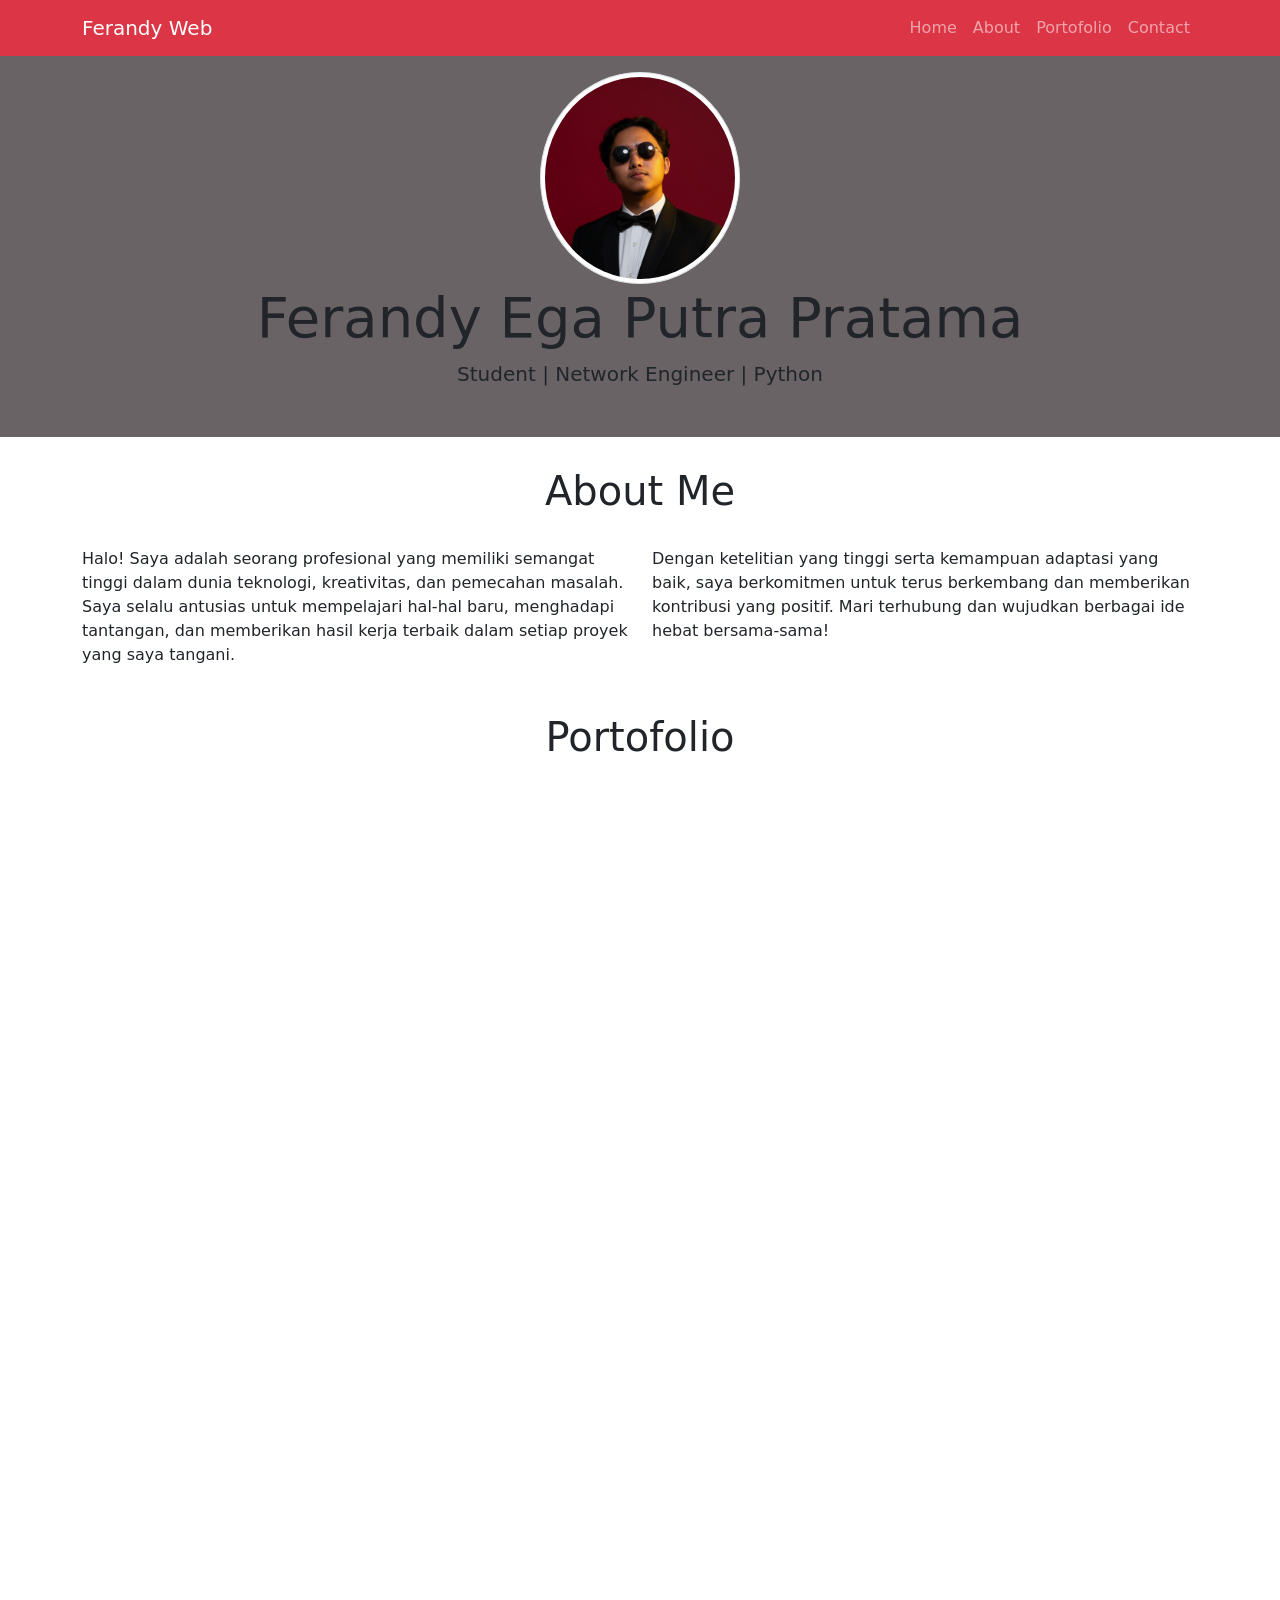
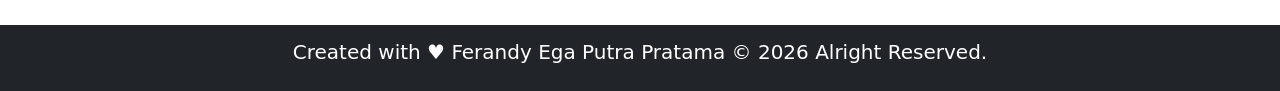
<file: docs/index.html>
<!DOCTYPE html>
<html><head>
<meta http-equiv="content-type" content="text/html; charset=UTF-8">
	<title>
		Web Profil Ferandy
	</title>
	<!-- css bootstrap dan bootstrap js -->
	<link href="https://cdn.jsdelivr.net/npm/bootstrap@5.3.8/dist/css/bootstrap.min.css" rel="stylesheet" integrity="sha384-sRIl4kxILFvY47J16cr9ZwB07vP4J8+LH7qKQnuqkuIAvNWLzeN8tE5YBujZqJLB" crossorigin="anonymous">
    <script src="https://cdn.jsdelivr.net/npm/bootstrap@5.3.8/dist/js/bootstrap.bundle.min.js" integrity="sha384-FKyoEForCGlyvwx9Hj09JcYn3nv7wiPVlz7YYwJrWVcXK/BmnVDxM+D2scQbITxI" crossorigin="anonymous"></script>

	<!-- css animasi -->
	<link href="https://unpkg.com/aos@2.3.1/dist/aos.css" rel="stylesheet">
	<!-- css animasi -->

	<!-- untuk style.css -->
	<link rel="stylesheet" type="text/css" href="css/style.css">
	<!-- untuk style.css -->
</head>
<body data-aos-easing="ease" data-aos-duration="400" data-aos-delay="0">

<!-- navbar -->
<nav class="navbar navbar-expand-lg bg-danger navbar-dark fixed-top">
  <div class="container">
    <a class="navbar-brand" href="#">Ferandy Web</a>
    <button class="navbar-toggler" type="button" data-bs-toggle="collapse" data-bs-target="#navbarNav" aria-controls="navbarNav" aria-expanded="false" aria-label="Toggle navigation">
      <span class="navbar-toggler-icon"></span>
    </button>
    <div class="collapse navbar-collapse" id="navbarNav">
    <!-- pindah menu ke kanan -->
      <ul class="navbar-nav ms-auto">
        <li class="nav-item">
          <a class="nav-link" href="#">Home</a>
        </li>
        <li class="nav-item">
          <a class="nav-link" href="#about">About</a>
        </li>
        <li class="nav-item">
          <a class="nav-link" href="#portofolio">Portofolio</a>
        </li>
        <li class="nav-item">
          <a class="nav-link" href="#contact">Contact</a>
        </li>
      </ul>
    </div>
  </div>
</nav>
<!-- navbar -->
  
<section class="fufufafa text-center">
	<img src="img/profile.png" width="200" class="rounded-circle img-thumbnail">
	<h1 class="display-4">Ferandy Ega Putra Pratama</h1>
	<p class="lead">Student | Network Engineer | Python</p>
</section>

<!-- about -->
<section id="about">
	<div class="container">

		<div class="row text-center mb-4">
			<div class="col aos-init" data-aos="fade-up" data-aos-anchor-placement="center-bottom" data-aos-duration="1000">
				<h2 class="display-6">About Me</h2>
			</div>
		</div>

		<div class="row">
			<div class="col aos-init" data-aos="fade-up" data-aos-duration="2000">
				<p>
					Halo! Saya adalah seorang profesional yang memiliki semangat tinggi dalam dunia teknologi, kreativitas, dan pemecahan masalah. Saya selalu antusias untuk mempelajari hal-hal baru, menghadapi tantangan, dan memberikan hasil kerja terbaik dalam setiap proyek yang saya tangani.
				</p>
			</div>
			<div class="col aos-init" data-aos="fade-up" data-aos-duration="2000">
				<p>
					Dengan ketelitian yang tinggi serta kemampuan adaptasi yang baik, saya berkomitmen untuk terus berkembang dan memberikan kontribusi yang positif. Mari terhubung dan wujudkan berbagai ide hebat bersama-sama!
				</p>
			</div>
		</div>


	</div>
</section>
<!-- about -->

<!-- portofolio -->
<section id="portofolio">
	<div class="container">

		<div class="row text-center mb-4">
			<div class="col aos-init" data-aos="fade-up" data-aos-duration="3000">
				<h2 class="display-6">Portofolio</h2>
			</div>
		</div>

		<div class="row mb-2 text-center">
			<div class="col aos-init" data-aos="fade-up" data-aos-duration="2000">
				<img src="img/aws.jpg" class="img-thumbnail">
			</div>
			<div class="col aos-init" data-aos="fade-up" data-aos-duration="2000">
				<img src="img/CSS.jpg" class="img-thumbnail">
            </div>
			<div class="col aos-init" data-aos="fade-up" data-aos-duration="2000">
				<img src="img/mikrotik.jpeg" class="img-thumbnail">
			</div>
			<div class="col aos-init" data-aos="fade-up" data-aos-duration="2000">
				<img src="img/Python.jpg" class="img-thumbnail">
			</div>
		</div>

		

	</div>
</section>
<!-- portofolio -->

<!-- contact -->
<section id="contact">
	<div class="container">
		<div class="row text-center mb-4">
			<div class="col aos-init" data-aos="flip-up" data-aos-duration="3000">				
				<h2 class="display-6">Contact</h2>
			</div>
		</div>

		<div class="row">
			<div class="col aos-init" data-aos="zoom-in" data-aos-duration="3000">
				<form>

				  <div class="mb-3">
				    <label for="exampleInputEmail1" class="form-label">Email address</label>
				    <input type="email" class="form-control" id="exampleInputEmail1" aria-describedby="emailHelp">
				  </div>

				  <div class="mb-3">
				    <label for="exampleInputName" class="form-label">Name</label>
				    <input type="text" class="form-control" id="exampleInputName">
				  </div>

				  <div class="mb-3">
				    <label for="exampleInputGender" class="form-label">Gender</label>
				    <select class="form-select" aria-label="Default select example">
					  <option value="L" selected="selected">Male</option>
					  <option value="P">Female</option>
					</select>
				  </div>

				  <div class="mb-3">
				    <label for="exampleInputAddress" class="form-label">Address</label>
				    <textarea class="form-control" rows="4"></textarea>
				  </div>
				  
				  <button type="submit" class="btn btn-primary btn-lg">Submit</button> 
				  <button type="button" class="btn btn-danger btn-lg">Reset</button>
				</form>
			</div>
		</div>

	</div>
</section>
<!-- contact -->

<!-- footer -->
<footer class="footer bg-dark mt-5 p-2">
	<p class="lead text-white text-center mt-1">
		Created with ♥ Ferandy Ega Putra Pratama © 2026 Alright Reserved.
	</p>
</footer>
<!-- footer -->


	<!-- js animasi -->
	<script src="https://unpkg.com/aos@2.3.1/dist/aos.js"></script>
	<script>
	  AOS.init();
	</script>	
	<!-- js animasi -->

</body></html>
</file>
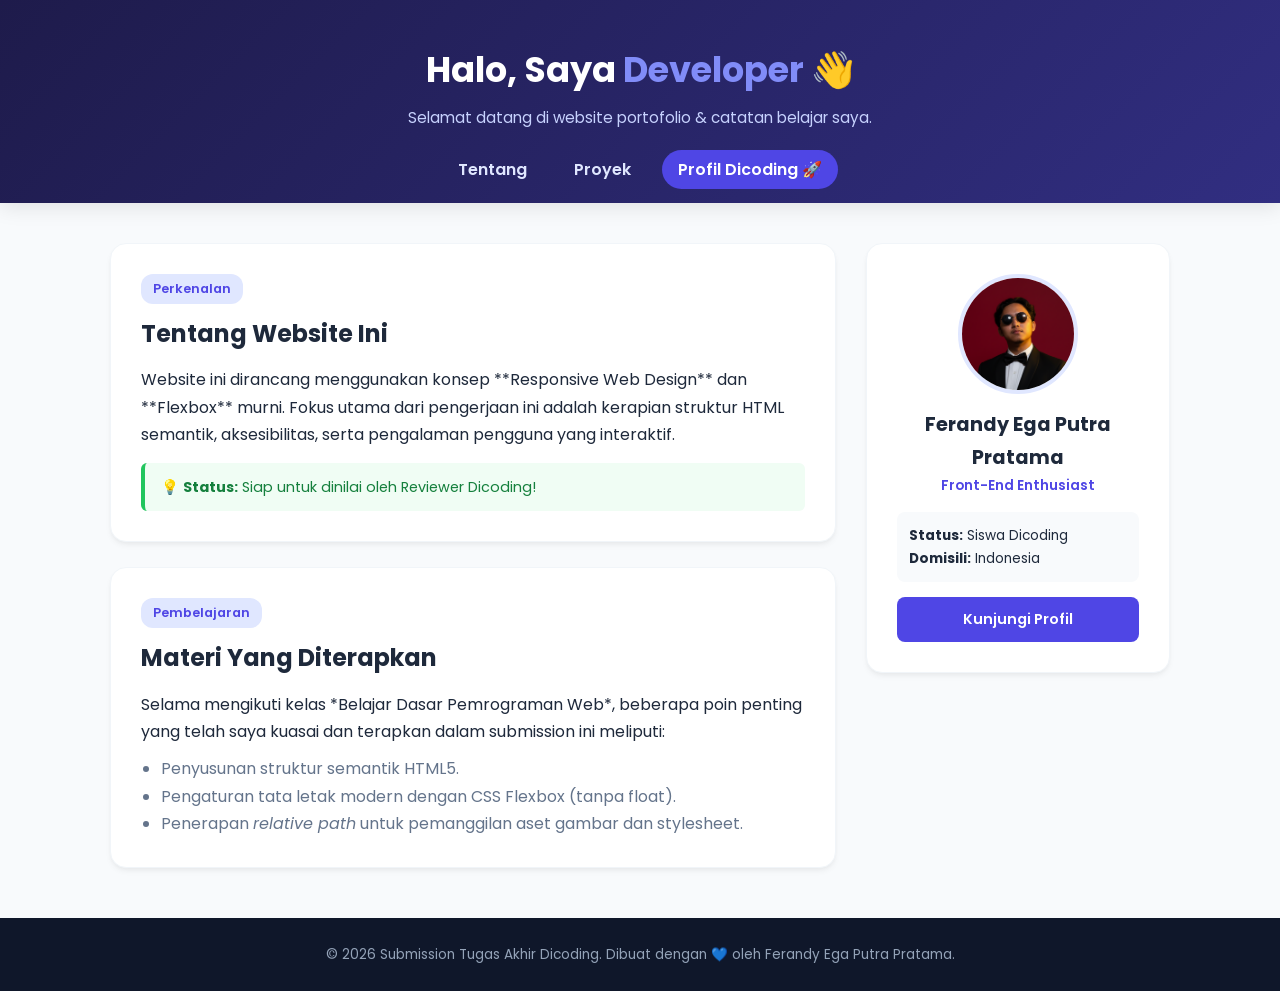
<file: Tugas2/index.html>
<!DOCTYPE html>
<html lang="id">
<head>
    <meta charset="UTF-8">
    <meta name="viewport" content="width=device-width, initial-scale=1.0">
    <title>Portofolio Interaktif - Submission Dicoding</title>
    <!-- Import Google Font & Style CSS -->
    <link rel="preconnect" href="https://fonts.googleapis.com">
    <link rel="preconnect" href="https://fonts.gstatic.com" crossorigin>
    <link href="https://fonts.googleapis.com/css2?family=Poppins:wght@300;400;600;700&display=swap" rel="stylesheet">
    <link rel="stylesheet" href="styles/style.css">
</head>
<body>

    <!-- Header & Navigasi -->
    <header>
        <div class="header-content">
            <h1>Halo, Saya <span class="highlight">Developer</span> 👋</h1>
            <p>Selamat datang di website portofolio & catatan belajar saya.</p>
        </div>
        <nav>
            <ul>
                <li><a href="#tentang" class="nav-link">Tentang</a></li>
                <li><a href="#proyek" class="nav-link">Proyek</a></li>
                <!-- Kriteria Wajib: Link Profil Dicoding -->
                <li><a href="https://www.dicoding.com/users/ferandy_ega_putr62b1/academies" target="_blank" class="nav-link btn-dicoding">Profil Dicoding 🚀</a></li>
            </ul>
        </nav>
    </header>

    <!-- Layout Utama Menggunakan Flexbox -->
    <main>
        <div id="content">
            <article id="tentang" class="card">
                <span class="badge">Perkenalan</span>
                <h2>Tentang Website Ini</h2>
                <p>Website ini dirancang menggunakan konsep **Responsive Web Design** dan **Flexbox** murni. Fokus utama dari pengerjaan ini adalah kerapian struktur HTML semantik, aksesibilitas, serta pengalaman pengguna yang interaktif.</p>
                <div class="interactive-box">
                    💡 <strong>Status:</strong> Siap untuk dinilai oleh Reviewer Dicoding!
                </div>
            </article>

            <article id="proyek" class="card">
                <span class="badge">Pembelajaran</span>
                <h2>Materi Yang Diterapkan</h2>
                <p>Selama mengikuti kelas *Belajar Dasar Pemrograman Web*, beberapa poin penting yang telah saya kuasai dan terapkan dalam submission ini meliputi:</p>
                <ul class="skill-list">
                    <li>Penyusunan struktur semantik HTML5.</li>
                    <li>Pengaturan tata letak modern dengan CSS Flexbox (tanpa float).</li>
                    <li>Penerapan <em>relative path</em> untuk pemanggilan aset gambar dan stylesheet.</li>
                </ul>
            </article>
        </div>

        <!-- Sidebar / Profil -->
        <aside class="card profile-card">
            <div class="avatar-container">
                <img src="assets/profile.jpg" alt="Foto Profil Saya" class="profile-img">
            </div>
            <h3>Ferandy Ega Putra Pratama</h3>
            <p class="role">Front-End Enthusiast</p>
            <div class="bio-detail">
                <p><strong>Status:</strong> Siswa Dicoding</p>
                <p><strong>Domisili:</strong> Indonesia</p>
            </div>
            <a href="https://www.dicoding.com/users/ferandy_ega_putr62b1/academies" target="_blank" class="btn-profile">Kunjungi Profil</a>
        </aside>
    </main>

    <!-- Footer -->
    <footer>
        <p>&copy; 2026 Submission Tugas Akhir Dicoding. Dibuat dengan 💙 oleh Ferandy Ega Putra Pratama.</p>
    </footer>

</body>
</html>
</file>
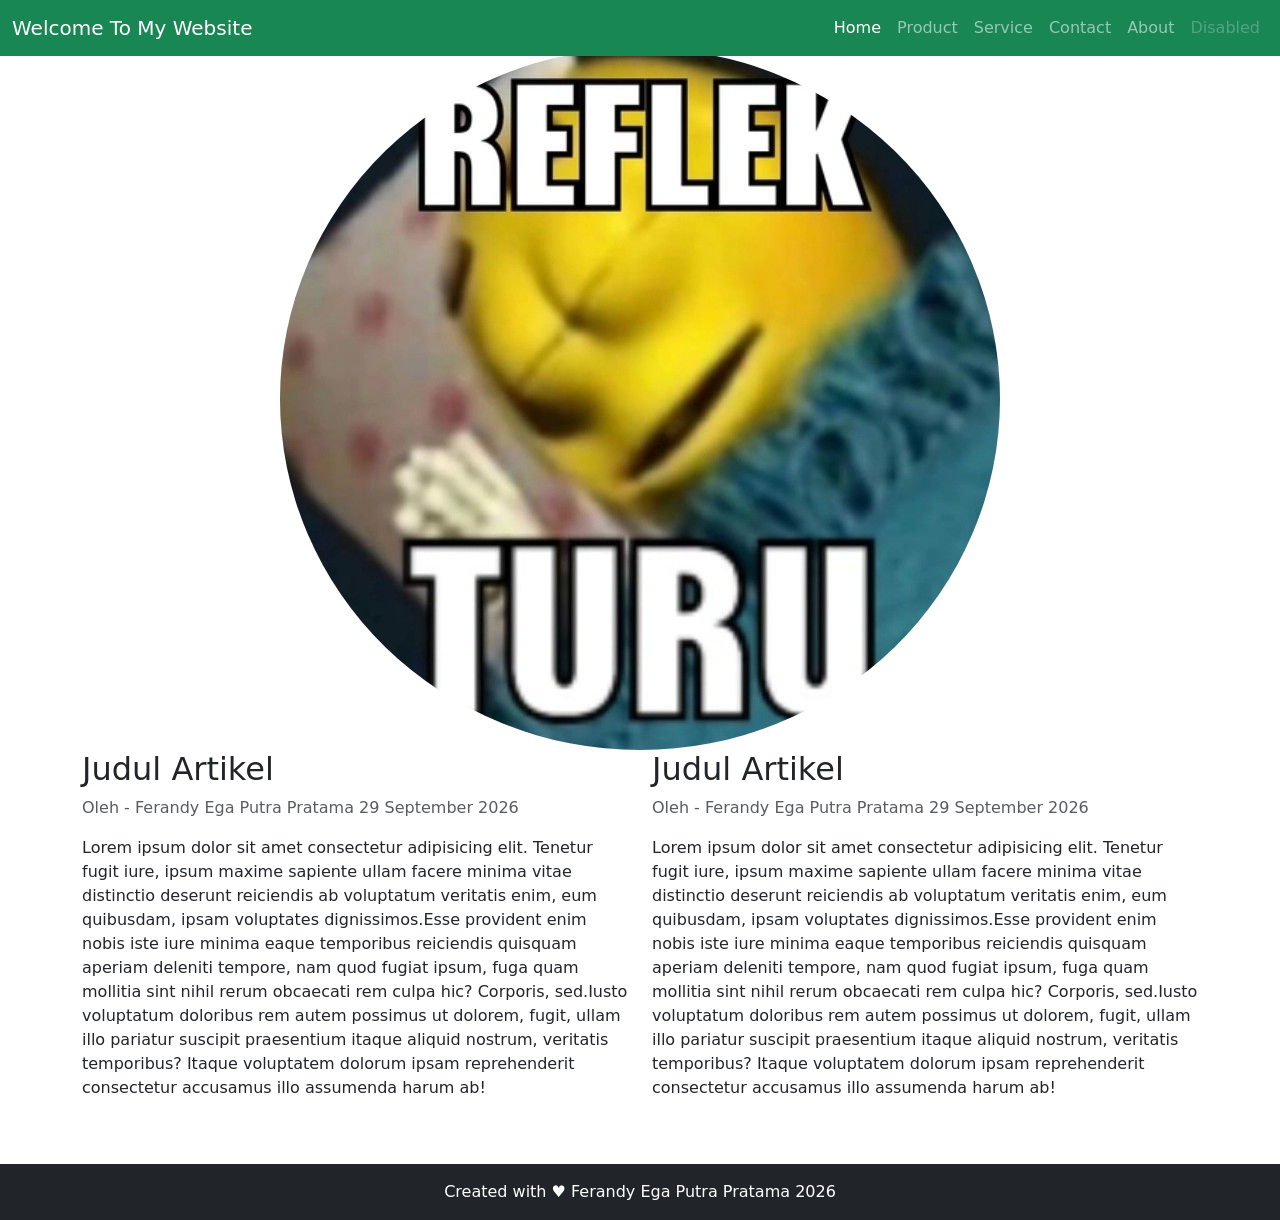
<file: web-boostrap/index.html>
<!DOCTYPE html>
<html lang="en">
<head>
    <meta charset="UTF-8">
    <meta name="viewport" content="width=device-width, initial-scale=1.0">
    <title>Document</title>
    <!-- load css bootstrap  -->
     <link href="https://cdn.jsdelivr.net/npm/bootstrap@5.3.8/dist/css/bootstrap.min.css" rel="stylesheet" integrity="sha384-sRIl4kxILFvY47J16cr9ZwB07vP4J8+LH7qKQnuqkuIAvNWLzeN8tE5YBujZqJLB" crossorigin="anonymous">
  </head>
</head>
<body>
     
    <!-- navbar atau menu  -->
   
    <nav class="navbar navbar-expand-lg bg-success navbar-dark fixed-top">
    <div class="container-fluid">
        <a class="navbar-brand" href="#">Welcome To My Website</a>
        <button class="navbar-toggler" type="button" data-bs-toggle="collapse" data-bs-target="#navbarNavAltMarkup" aria-controls="navbarNavAltMarkup" aria-expanded="false" aria-label="Toggle navigation">
        <span class="navbar-toggler-icon"></span>
        </button>
        <div class="collapse navbar-collapse" id="navbarNavAltMarkup">
        <div class="navbar-nav ms-auto">
            <a class="nav-link active" aria-current="page" href="#">Home</a>
            <a class="nav-link" href="#">Product</a>
            <a class="nav-link" href="#">Service</a>
            <a class="nav-link" href="#">Contact</a>
            <a class="nav-link" href="#">About</a>
            <a class="nav-link disabled" aria-disabled="true">Disabled</a>
        </div>
        </div>
    </div>
    </nav>

    <!-- hero image atau banner  -->
     <div class="container text-center mt-5">
        <img src="img/turu.jpg" class="img-fluid rounded-circle" alt="hero image">
     </div>   
     

     <!-- bagian arikel -->
      <div class="container">
        <div class="row">
                <!-- column 1  -->
                <div class="col-md">
                    <h2>Judul Artikel</h2>
                    <p class="text-muted">Oleh - Ferandy Ega Putra Pratama 29 September 2026</p>
                    <p><span>Lorem ipsum dolor sit amet consectetur adipisicing elit. Tenetur fugit iure, ipsum maxime sapiente ullam facere minima vitae distinctio deserunt reiciendis ab voluptatum veritatis enim, eum quibusdam, ipsam voluptates dignissimos.</span><span>Esse provident enim nobis iste iure minima eaque temporibus reiciendis quisquam aperiam deleniti tempore, nam quod fugiat ipsum, fuga quam mollitia sint nihil rerum obcaecati rem culpa hic? Corporis, sed.</span><span>Iusto voluptatum doloribus rem autem possimus ut dolorem, fugit, ullam illo pariatur suscipit praesentium itaque aliquid nostrum, veritatis temporibus? Itaque voluptatem dolorum ipsam reprehenderit consectetur accusamus illo assumenda harum ab!</span></p>
                </div>
                <!-- colimn 2  -->
                 <div class="col-md">
                    <h2>Judul Artikel</h2>
                    <p class="text-muted">Oleh - Ferandy Ega Putra Pratama 29 September 2026</p>
                    <p><span>Lorem ipsum dolor sit amet consectetur adipisicing elit. Tenetur fugit iure, ipsum maxime sapiente ullam facere minima vitae distinctio deserunt reiciendis ab voluptatum veritatis enim, eum quibusdam, ipsam voluptates dignissimos.</span><span>Esse provident enim nobis iste iure minima eaque temporibus reiciendis quisquam aperiam deleniti tempore, nam quod fugiat ipsum, fuga quam mollitia sint nihil rerum obcaecati rem culpa hic? Corporis, sed.</span><span>Iusto voluptatum doloribus rem autem possimus ut dolorem, fugit, ullam illo pariatur suscipit praesentium itaque aliquid nostrum, veritatis temporibus? Itaque voluptatem dolorum ipsam reprehenderit consectetur accusamus illo assumenda harum ab!</span></p>
                </div>
   
        </div>
    </div>
    <!-- buat footer -->
     <footer class="bg-dark text-white text-center py-3 mt-5">
        Created with &hearts; Ferandy Ega Putra Pratama 2026
     </footer>
    <script src="https://cdn.jsdelivr.net/npm/bootstrap@5.3.8/dist/js/bootstrap.bundle.min.js" integrity="sha384-FKyoEForCGlyvwx9Hj09JcYn3nv7wiPVlz7YYwJrWVcXK/BmnVDxM+D2scQbITxI" crossorigin="anonymous"></script>
    
</body>
</html>
</file>
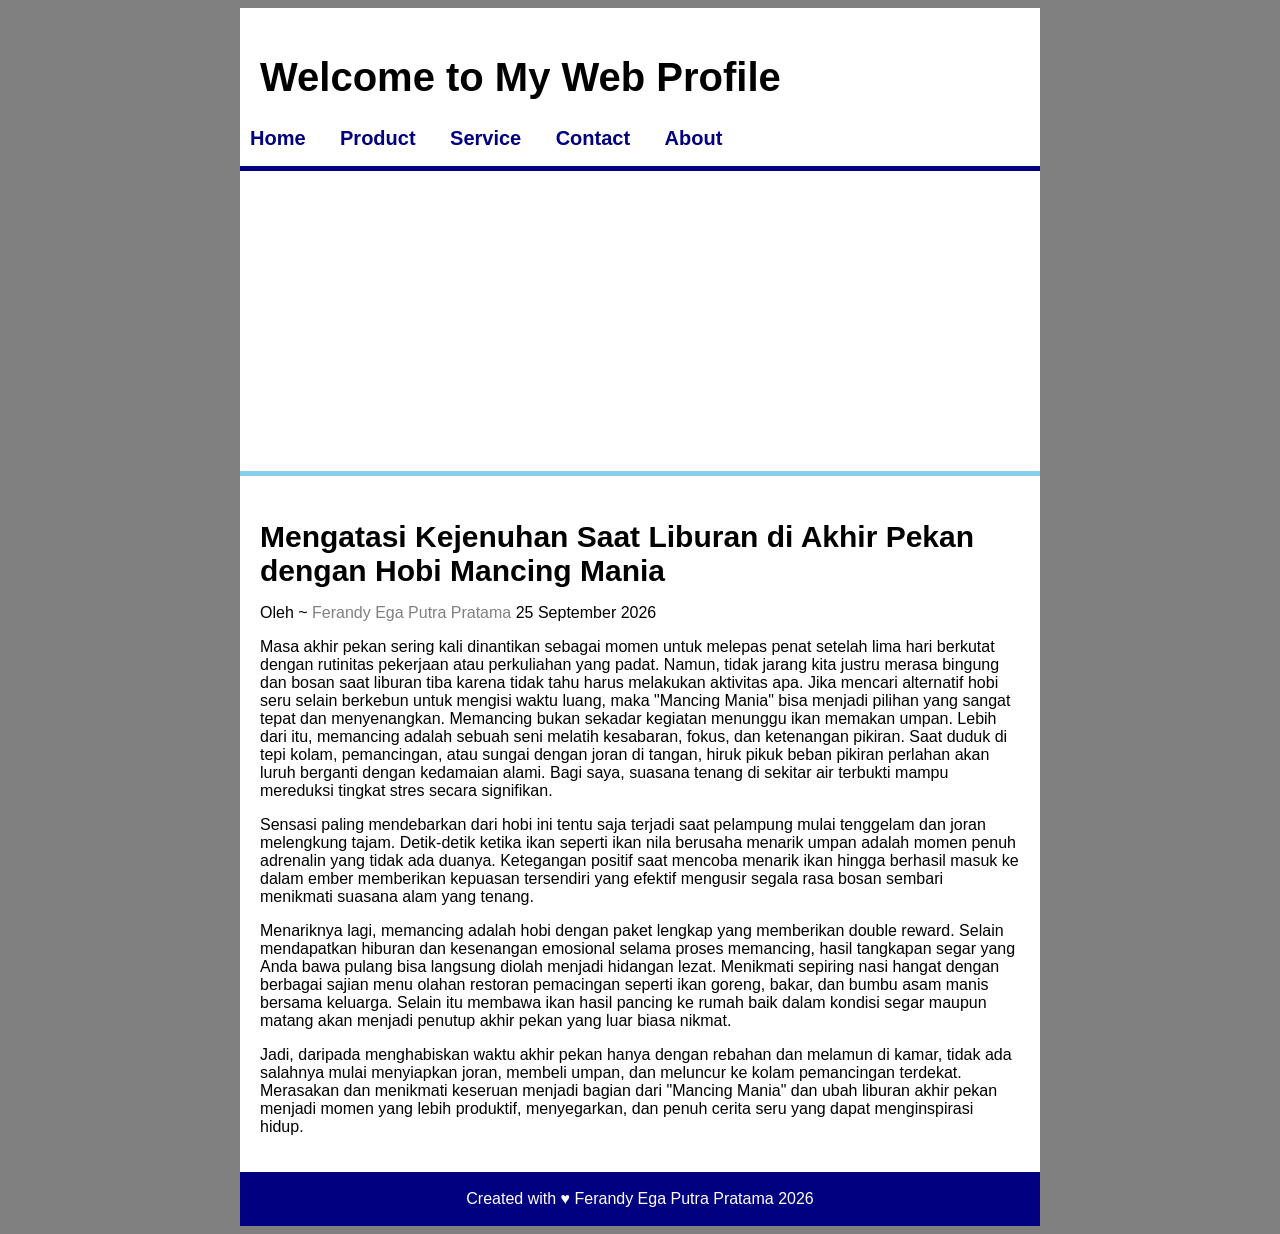
<file: web-css/index.html>
<!DOCTYPE html>
<html lang="en">
<head>
    <meta charset="UTF-8">
    <meta name="viewport" content="width=device-width, initial-scale=1.0">
    <title>Web profile</title>
    <!-- link style css external -->
    <link rel="stylesheet" href="css/style.css">
</head>
<body>
    <!-- membuat container -->
     <div class="container">
        <!-- membuat header   -->
        <div class="header">
            <h1 class="judul">Welcome to My Web Profile</h1>
        </div>
        <!-- membuat menu navigasi atas  -->
         <ul class="nav">
            <li><a href="#">Home</a></li>
            <li><a href="#">Product</a></li>
            <li><a href="#">Service</a></li>
            <li><a href="#">Contact</a></li>    
            <li><a href="#">About</a></li>
         </ul>
        <div class="banner"></div>
        <div class="isi">
            <h2>Mengatasi Kejenuhan Saat Liburan di Akhir Pekan dengan Hobi Mancing Mania</h2>
            <p class="penulis">Oleh ~ <a href="#">Ferandy Ega Putra Pratama</a> 25 September 2026</p>
 
            <p>Masa akhir pekan sering kali dinantikan sebagai momen untuk melepas penat setelah lima hari berkutat dengan rutinitas pekerjaan atau perkuliahan yang padat. Namun, tidak jarang kita justru merasa bingung dan bosan saat liburan tiba karena tidak tahu harus melakukan aktivitas apa. Jika mencari alternatif hobi seru selain berkebun untuk mengisi waktu luang, maka "Mancing Mania" bisa menjadi pilihan yang sangat tepat dan menyenangkan.
            Memancing bukan sekadar kegiatan menunggu ikan memakan umpan. Lebih dari itu, memancing adalah sebuah seni melatih kesabaran, fokus, dan ketenangan pikiran. Saat duduk di tepi kolam, pemancingan, atau sungai dengan joran di tangan, hiruk pikuk beban pikiran perlahan akan luruh berganti dengan kedamaian alami. Bagi saya, suasana tenang di sekitar air terbukti mampu mereduksi tingkat stres secara signifikan.</p>
 
            <p>Sensasi paling mendebarkan dari hobi ini tentu saja terjadi saat pelampung mulai tenggelam dan joran melengkung tajam. Detik-detik ketika ikan seperti ikan nila berusaha menarik umpan adalah momen penuh adrenalin yang tidak ada duanya. Ketegangan positif saat mencoba menarik ikan hingga berhasil masuk ke dalam ember memberikan kepuasan tersendiri yang efektif mengusir segala rasa bosan sembari menikmati suasana alam yang tenang.</p>
            
            <p>Menariknya lagi, memancing adalah hobi dengan paket lengkap yang memberikan double reward. Selain mendapatkan hiburan dan kesenangan emosional selama proses memancing, hasil tangkapan segar yang Anda bawa pulang bisa langsung diolah menjadi hidangan lezat. Menikmati sepiring nasi hangat dengan berbagai sajian menu olahan restoran pemacingan seperti ikan goreng, bakar, dan bumbu asam manis bersama keluarga. Selain itu membawa ikan hasil pancing ke rumah baik dalam kondisi segar maupun matang akan menjadi penutup akhir pekan yang luar biasa nikmat.</p>
            
            <p>Jadi, daripada menghabiskan waktu akhir pekan hanya dengan rebahan dan melamun di kamar, tidak ada salahnya mulai menyiapkan joran, membeli umpan, dan meluncur ke kolam pemancingan terdekat. Merasakan dan menikmati  keseruan menjadi bagian dari "Mancing Mania" dan ubah liburan akhir pekan menjadi momen yang lebih produktif, menyegarkan, dan penuh cerita seru yang dapat menginspirasi hidup.</p>
            
        </div>
        <div class="footer">
            <p class="copyright">Created with &hearts; Ferandy Ega Putra Pratama 2026</p>
        </div>
     </div>
</body>
</html>
</file>
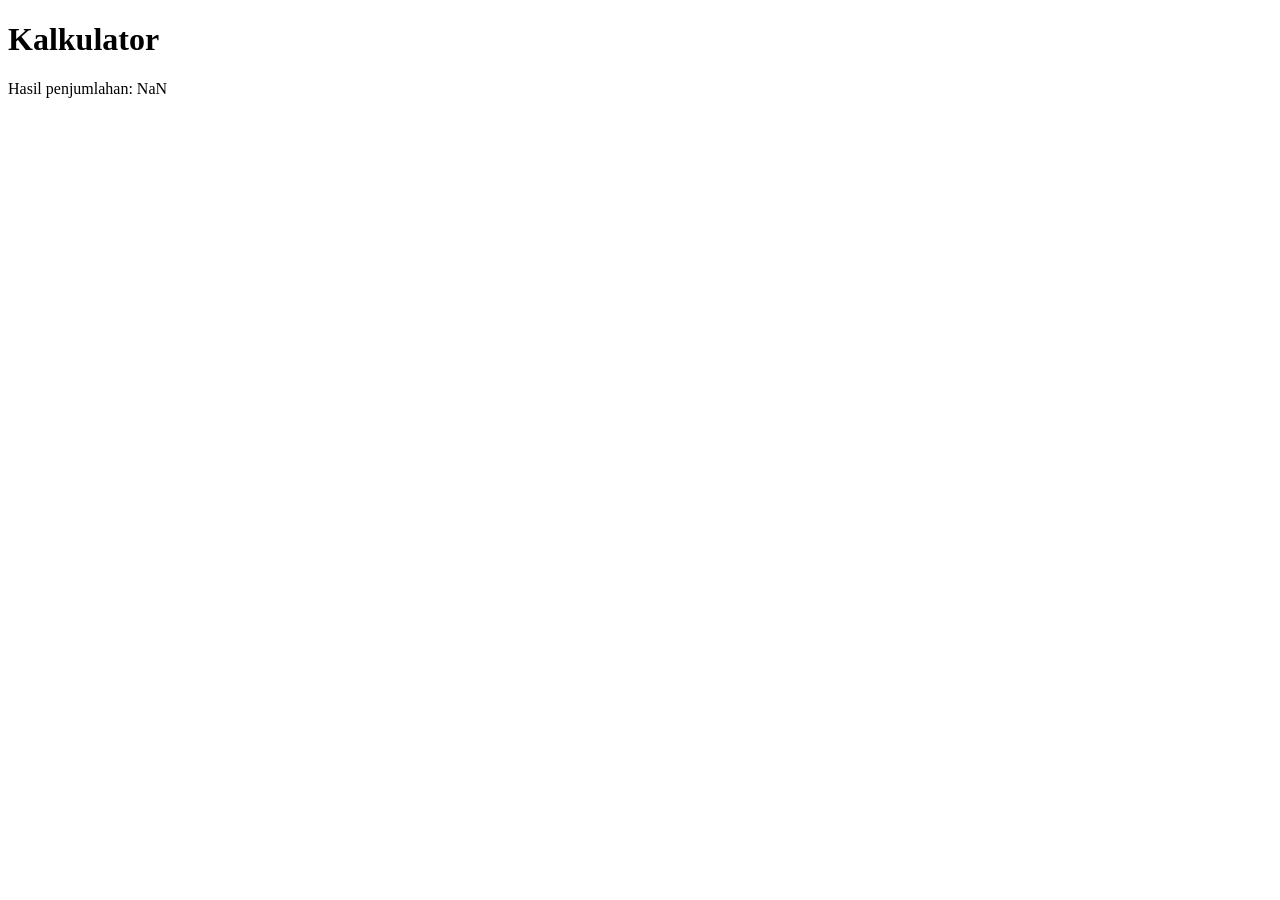
<file: javascript/Kalkulator-js.html>
<!DOCTYPE html>
<html lang="en">
<head>
    <meta charset="UTF-8">
    <meta name="viewport" content="width=device-width, initial-scale=1.0">
    <title>Kalkulator</title>
</head>
<body>
    <h1>Kalkulator</h1>

    <script type="text/javascript">
        let angka1 = prompt("Masukkan angka pertama:");
        let angka2 = prompt("Masukkan angka kedua:");

        // menjumlahkan(angka1, angka2);
        let penjumlahan = parseFloat(angka1) + parseFloat(angka2);

        // menampilkan hasil penjumlahan
        document.write("Hasil penjumlahan: " + penjumlahan);
    </script>
</body>
</html>
</file>
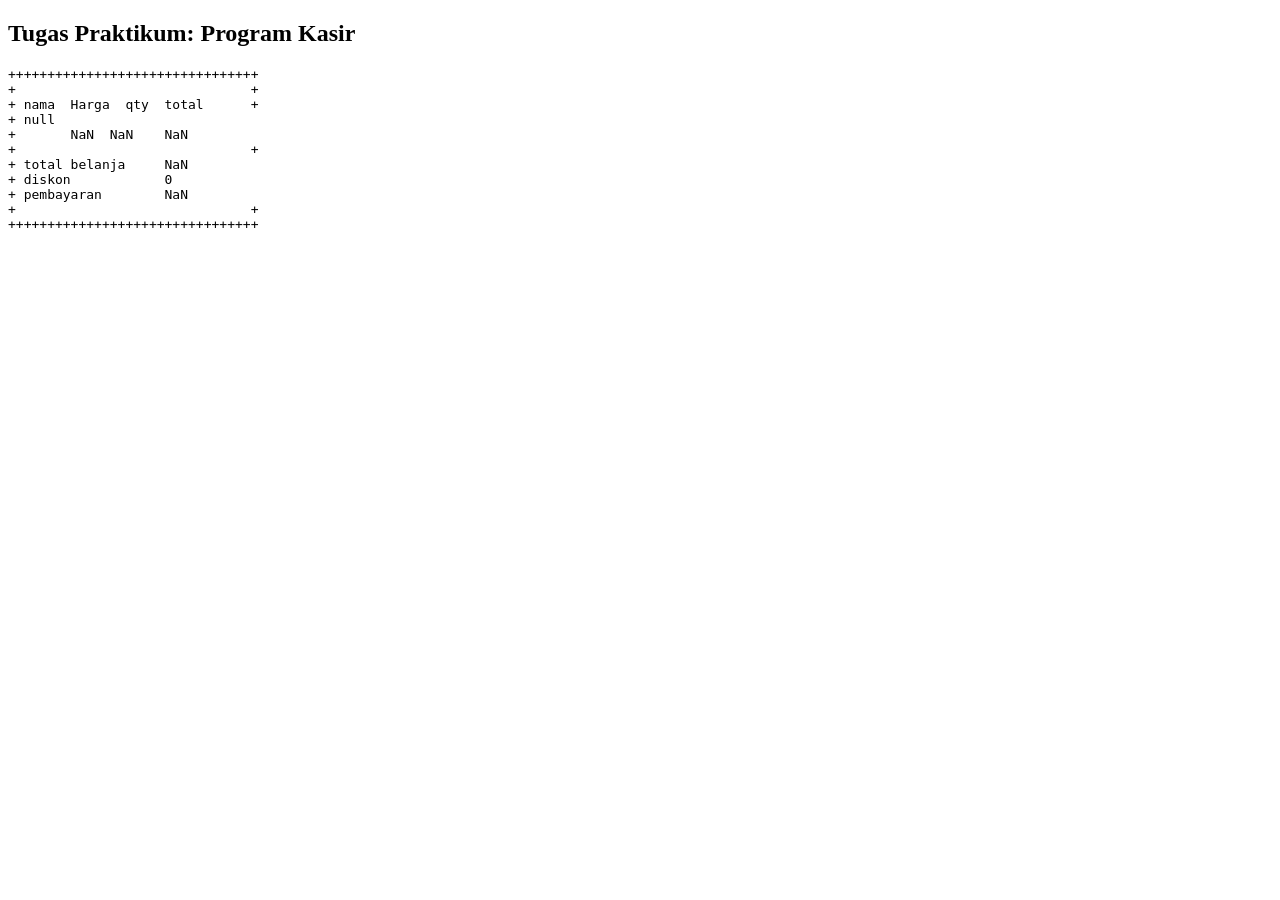
<file: javascript/Kasir-js.html>
<!DOCTYPE html>
<html lang="id">
<head>
    <meta charset="UTF-8">
    <meta name="viewport" content="width=device-width, initial-scale=1.0">
    <title>Kasir JS</title>
</head>
<body>

    <h2>Tugas Praktikum: Program Kasir</h2>

    <script>
        // 1-3. Input data menggunakan prompt
    let nama = prompt("Masukkan nama barang (contoh: sepatu):", "sepatu");
    let harga = parseInt(prompt("Masukkan Harga barang (contoh: 30000):", "30000"));
    let qty = parseInt(prompt("Masukkan jumlah beli (qty):", "3"));

    // Proses perhitungan total
    let total = harga * qty;
    let diskon = 0;

    // 4. Jika pembelian lebih dari 50.000 dapat diskon 10%
    if (total > 50000) {
        diskon = total * 0.10;
    }

    let pembayaran = total - diskon;

    // 5. Tampilan Struk belanja menggunakan document.write
    // Tag <pre> digunakan agar susunan spasi persis seperti di teks
    document.write("<pre>");
    document.write("++++++++++++++++++++++++++++++++<br>");
    document.write("+                              +<br>");
    document.write("+ nama  Harga  qty  total      +<br>");
    document.write("+ " + nama + "<br>");
    document.write("+       " + harga + "  " + qty + "    " + total + "<br>");
    document.write("+                              +<br>");
    document.write("+ total belanja     " + total + "<br>");
    document.write("+ diskon            " + diskon + "<br>");
    document.write("+ pembayaran        " + pembayaran + "<br>");
    document.write("+                              +<br>");
    document.write("++++++++++++++++++++++++++++++++<br>");
    document.write("</pre>");
    </script>

</body>
</html>
</file>
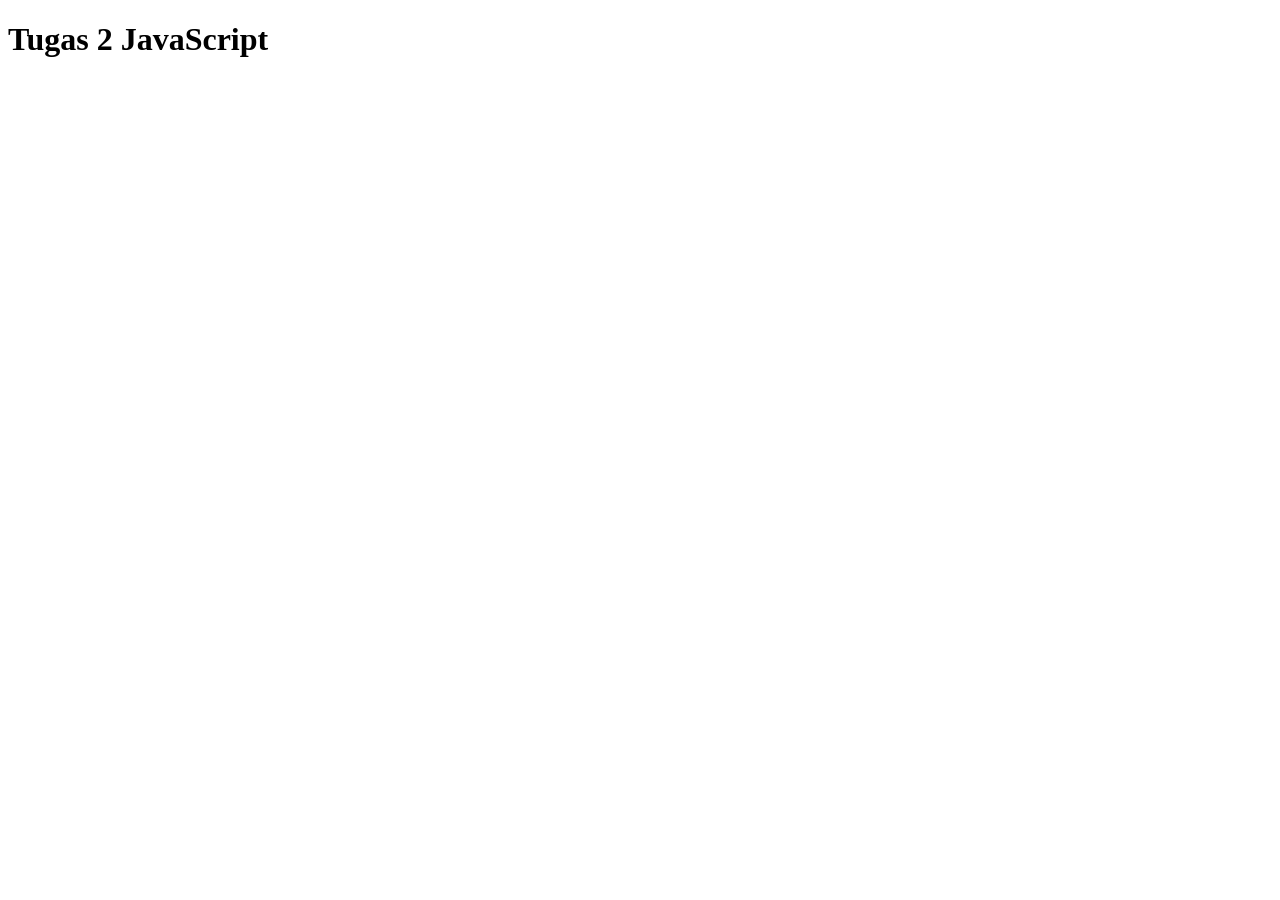
<file: javascript/Tugas2-js.html>
<!DOCTYPE html>
<html lang="en">
<head>
    <meta charset="UTF-8">
    <meta name="viewport" content="width=device-width, initial-scale=1.0">
    <title>Tugas 2 JavaScript</title>
</head>
<body>
    <h1>Tugas 2 JavaScript</h1>
    <!-- untuk variable tidak perlu menyebut tipe data  -->
    <script type="text/javascript">
       var nama = "iqbal";
       var umur = 19; 
       let alamat = "nganjuk";
    //    konstanta tidak dapat diubah 
       const phi = 3.14;

    //    menampilkan data ke console
       console.log(nama);
       console.log(umur);
       console.log(alamat);
    </script>
</body>
</html>
</file>
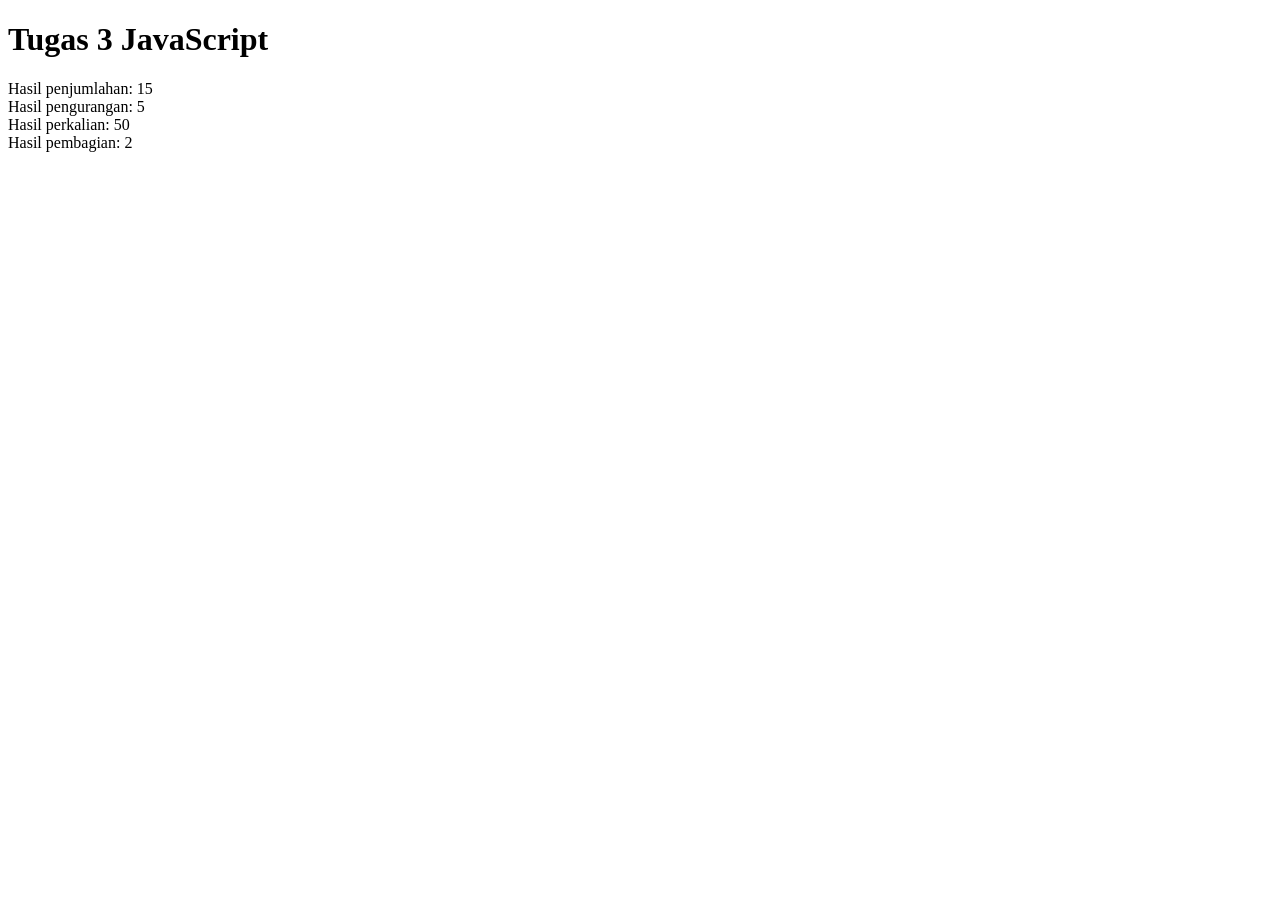
<file: javascript/Tugas3-js.html>
<!DOCTYPE html>
<html lang="en">
<head>
    <meta charset="UTF-8">
    <meta name="viewport" content="width=device-width, initial-scale=1.0">
    <title>Tugas 3 JavaScript</title>
</head>
<body>
    <h1>Tugas 3 JavaScript</h1>

    <script type="text/javascript">
        let angka1 = 10;
        let angka2 = 5;

        // penjumlahan 
        let hasil1 = angka1 + angka2;
        document.write("Hasil penjumlahan: " + hasil1 + "<br>");
        
        // pengurangan 
        let hasil2 = angka1 - angka2;
        document.write("Hasil pengurangan: " + hasil2 + "<br>");

        // perkalian
        let hasil3 = angka1 * angka2;
        document.write("Hasil perkalian: " + hasil3 + "<br>");

        // pembagian
        let hasil4 = angka1 / angka2;
        document.write("Hasil pembagian: " + hasil4 + "<br>");
    </script>
</body>
</html>
</file>
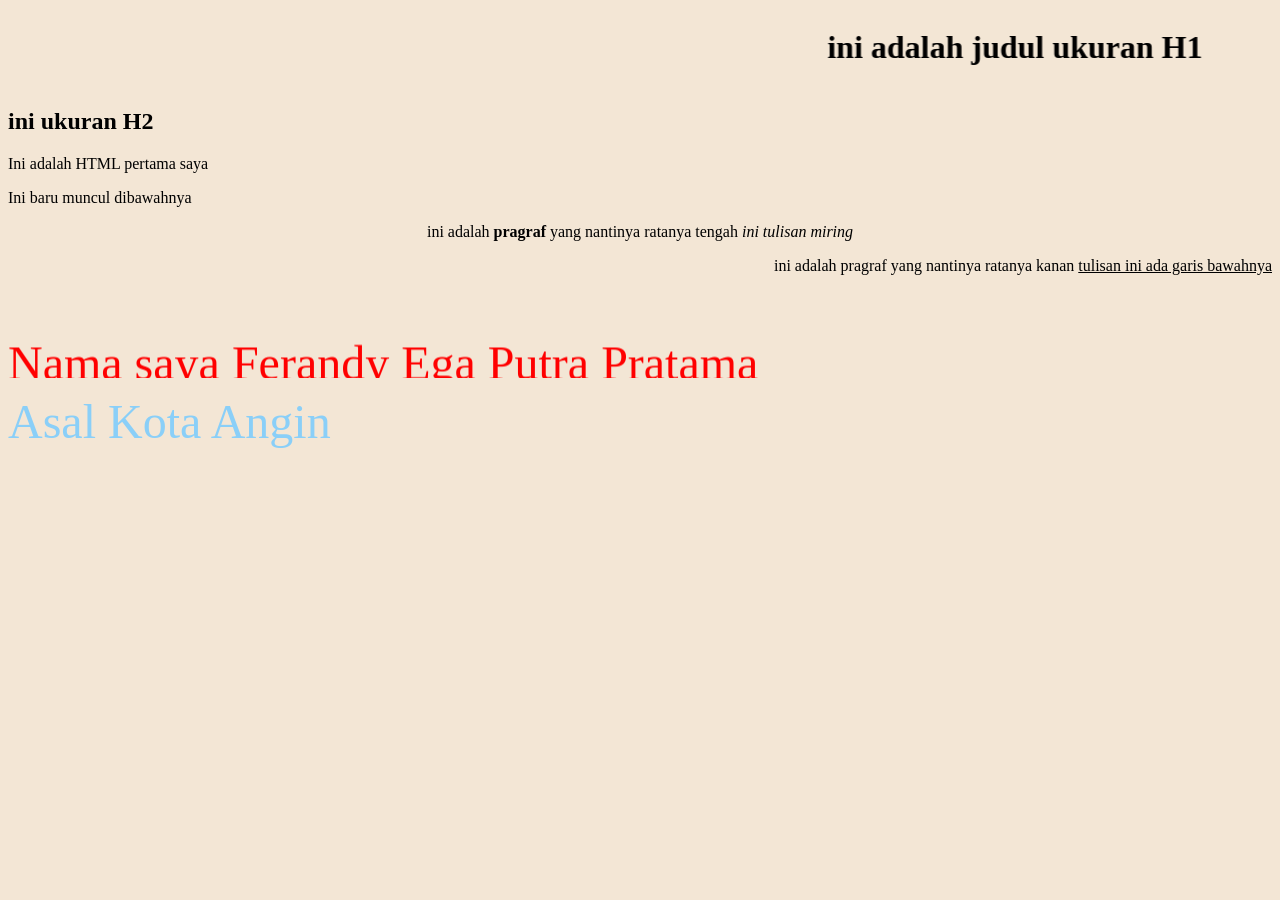
<file: Tugas1/tugas1.html>
<html>
    <head>
        <title>HTML Tugas 1</title>
    </head>

    <body bgcolor="F3E6D5">


        <marquee behavior="alternate" direction="">
            <h1>ini adalah judul ukuran H1</h1>
        </marquee>
        
        <h2>ini ukuran H2</h2>
         <p>Ini adalah HTML pertama saya</p> 
         <p>Ini baru muncul dibawahnya</p>
         <p align="center">ini adalah <b>pragraf</b> yang nantinya ratanya tengah <i>ini tulisan miring</i></p>
         <p align="right">ini adalah pragraf yang nantinya ratanya kanan <u>tulisan ini ada garis bawahnya</u></p>
         
         <marquee behavior="alternate" direction="up">
         <p>
            <font size="20" color="red">Nama saya Ferandy Ega Putra Pratama</font>
         </p>
        </marquee>
        <p>
            <font size="20" color="8ACFF8">Asal Kota Angin</font>
        </p>
    </body>
</html>
</file>
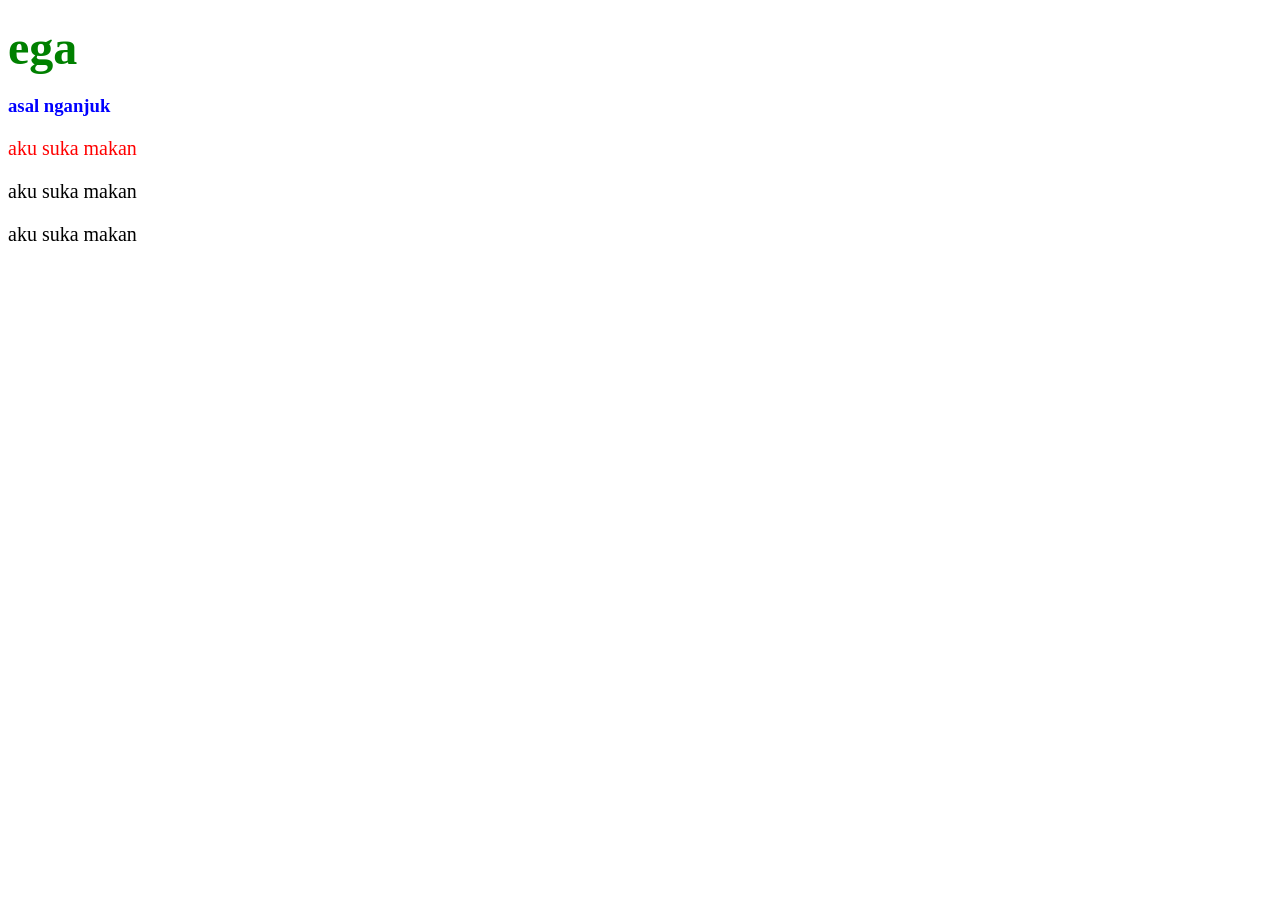
<file: tugas3/tugas-css1.html>
<!DOCTYPE html>
<html lang="en">
<head>
    <meta charset="UTF-8">
    <meta name="viewport" content="width=device-width, initial-scale=1.0">
    <title>Document</title>
    <!-- tempat inline style css-->
     <style type="text/css">
        h3{
            color: blue;
        }
        p{
            color: black;
            font-size: 20px;
        }
        h2{
            color: green;
        }
     </style>   
</head>
<body>
    <h2><font size="20">ega</font></h2>
    <h3>asal nganjuk</h3>
    <p><font color="red">aku suka makan</font></p>
    <p>aku suka makan</p>
    <p>aku suka makan</p>   
</body>
</html>
</file>
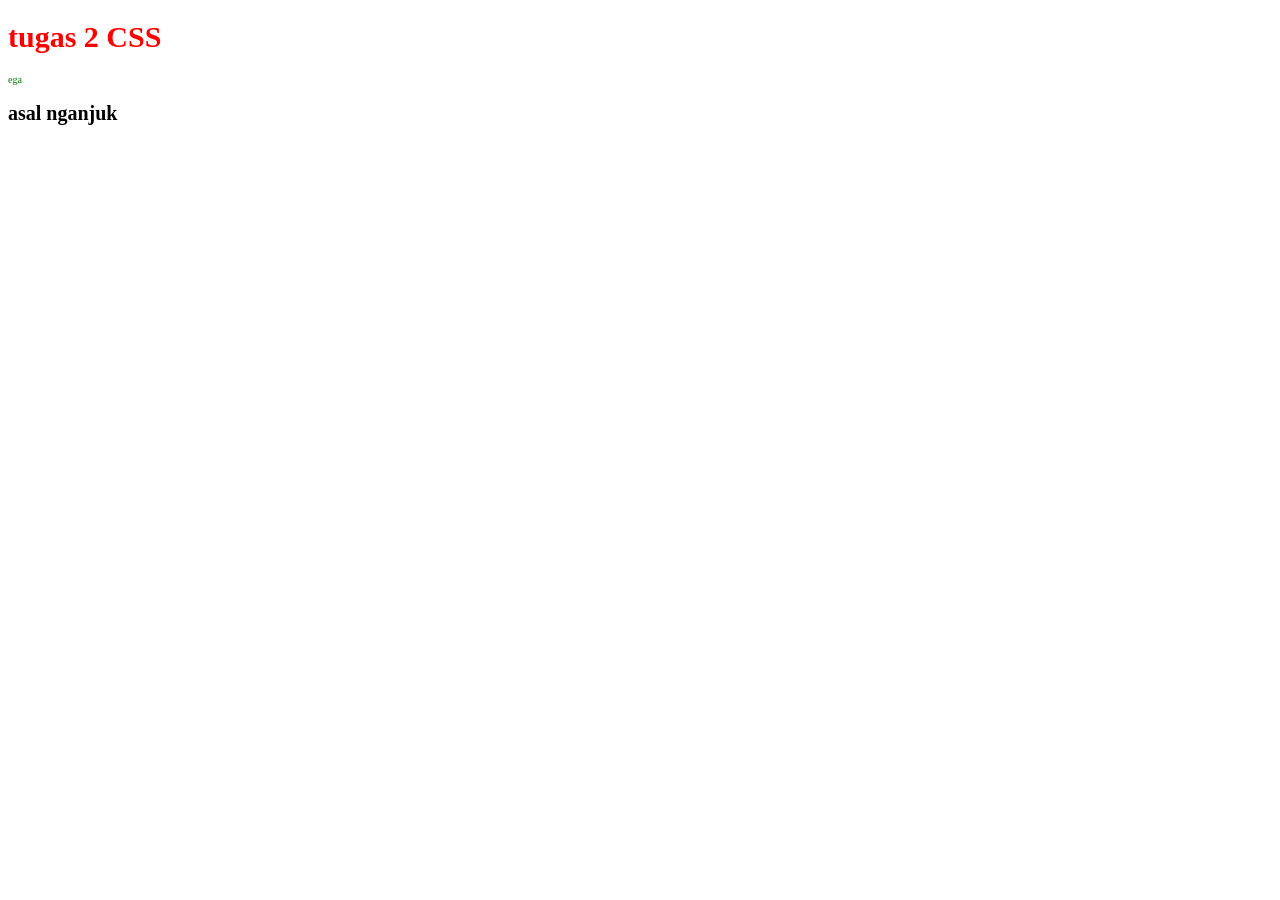
<file: tugas3/tugas-css2.html>
<!DOCTYPE html>
<html lang="en">
<head>
    <meta charset="UTF-8">
    <meta name="viewport" content="width=device-width, initial-scale=1.0">
    <title>Document</title>
    <link rel="stylesheet" href="style.css">
</head>
<body>
    <!-- berwarna merah dan berukuran 30px -->
     <h1>tugas 2 CSS</h1>
    <!-- berwarna hijau dan berukuran 10px -->
     <p> ega </p>
     <!-- ukuran font 20px -->
     <h2> asal nganjuk </h2>

</body>
</html>
</file>
<file: docs/css/style.css>
.fufufafa {
	margin-top: 40px;
	padding: 2rem 2rem;
	background-color: #696365;  
}

#about {
	margin-top: 30px;
}

#portofolio {
	margin-top: 30px;
}

#contact {
	margin-top: 30px;
}
</file>
<file: Tugas2/styles/style.css>
/* --- Reset Dasar & Variable Warna --- */
:root {
    --primary-color: #4f46e5;
    --primary-hover: #4338ca;
    --bg-color: #f8fafc;
    --card-bg: #ffffff;
    --text-color: #1e293b;
    --text-muted: #64748b;
    --accent-bg: #e0e7ff;
}

* {
    box-sizing: border-box;
    margin: 0;
    padding: 0;
}

html {
    scroll-behavior: smooth; /* Efek scroll halus saat menu diklik */
}

body {
    font-family: 'Poppins', sans-serif;
    background-color: var(--bg-color);
    color: var(--text-color);
    line-height: 1.7;
}

/* --- Header & Navigation --- */
header {
    background: linear-gradient(135deg, #1e1b4b 0%, #312e81 100%);
    color: #ffffff;
    padding: 40px 20px 20px 20px;
    text-align: center;
    box-shadow: 0 4px 20px rgba(0, 0, 0, 0.1);
}

.header-content h1 {
    font-size: 2.2rem;
    font-weight: 700;
}

.highlight {
    color: #818cf8;
}

.header-content p {
    color: #c7d2fe;
    margin-top: 5px;
    font-size: 0.95rem;
}

nav {
    margin-top: 25px;
}

nav ul {
    list-style: none;
    display: flex; /* Flexbox untuk menu */
    justify-content: center;
    align-items: center;
    gap: 15px;
    flex-wrap: wrap;
}

.nav-link {
    color: #e0e7ff;
    text-decoration: none;
    font-weight: 600;
    padding: 8px 16px;
    border-radius: 20px;
    transition: all 0.3s ease;
}

.nav-link:hover {
    background-color: rgba(255, 255, 255, 0.15);
    color: #ffffff;
    transform: translateY(-2px);
}

.btn-dicoding {
    background-color: var(--primary-color);
    color: #ffffff !important;
}

.btn-dicoding:hover {
    background-color: var(--primary-hover);
    box-shadow: 0 4px 12px rgba(79, 70, 229, 0.4);
}

/* --- Main Layout (Flexbox) --- */
main {
    display: flex; /* Flexbox Wajib */
    max-width: 1100px;
    margin: 40px auto;
    padding: 0 20px;
    gap: 30px;
}

#content {
    flex: 3;
    display: flex;
    flex-direction: column;
    gap: 25px;
}

aside {
    flex: 1;
    height: fit-content;
}

/* --- Interaktivitas Kartu (Card Styles) --- */
.card {
    background-color: var(--card-bg);
    padding: 30px;
    border-radius: 16px;
    box-shadow: 0 4px 6px -1px rgba(0, 0, 0, 0.05), 0 2px 4px -1px rgba(0, 0, 0, 0.03);
    transition: transform 0.3s ease, box-shadow 0.3s ease; /* Transisi halus */
    border: 1px solid #f1f5f9;
}

/* Efek saat mouse diarahkan ke kartu (Interactive Hover) */
.card:hover {
    transform: translateY(-6px);
    box-shadow: 0 12px 24px -4px rgba(0, 0, 0, 0.08);
}

.badge {
    background-color: var(--accent-bg);
    color: var(--primary-color);
    font-size: 0.8rem;
    font-weight: 600;
    padding: 4px 12px;
    border-radius: 12px;
    display: inline-block;
    margin-bottom: 10px;
}

h2 {
    color: var(--text-color);
    margin-bottom: 12px;
}

.interactive-box {
    margin-top: 15px;
    padding: 12px 16px;
    background-color: #f0fdf4;
    border-left: 4px solid #22c55e;
    border-radius: 6px;
    font-size: 0.9rem;
    color: #15803d;
}

.skill-list {
    margin-left: 20px;
    margin-top: 10px;
    color: var(--text-muted);
}

/* --- Tampilan Aside / Profil --- */
.profile-card {
    text-align: center;
}

.avatar-container {
    position: relative;
    width: 120px;
    height: 120px;
    margin: 0 auto 15px auto;
}

.profile-img {
    width: 100%;
    height: 100%;
    object-fit: cover;
    border-radius: 50%;
    border: 4px solid var(--accent-bg);
    transition: transform 0.3s ease;
}

.profile-card:hover .profile-img {
    transform: scale(1.05); /* Gambar membesar sedikit saat kartu di-hover */
}

.profile-card h3 {
    font-size: 1.2rem;
    color: var(--text-color);
}

.role {
    color: var(--primary-color);
    font-size: 0.85rem;
    font-weight: 600;
    margin-bottom: 15px;
}

.bio-detail {
    text-align: left;
    background-color: var(--bg-color);
    padding: 12px;
    border-radius: 8px;
    font-size: 0.85rem;
    margin-bottom: 15px;
}

.btn-profile {
    display: block;
    width: 100%;
    padding: 10px;
    background-color: var(--primary-color);
    color: white;
    text-decoration: none;
    border-radius: 8px;
    font-weight: 600;
    font-size: 0.9rem;
    transition: background-color 0.3s ease;
}

.btn-profile:hover {
    background-color: var(--primary-hover);
}

/* --- Footer --- */
footer {
    text-align: center;
    padding: 25px;
    background-color: #0f172a;
    color: #94a3b8;
    font-size: 0.85rem;
    margin-top: 50px;
}

/* --- Layout Responsif (Mobile) --- */
@media (max-width: 768px) {
    main {
        flex-direction: column; /* Berubah jadi 1 kolom di HP */
    }
}
</file>
<file: web-css/css/style.css>
/* membuat  body berwarna abu abu dan fontnya bertipe arial dan san serif ukuran 16px */
body {
    background-color:gray;
    font-family: Arial, sans-serif;
    font-size: 16px;
}

/* membuat canvas putih ditengah */
.container {
    background-color: white;
    width: 800px;
    margin: 0 auto;
}

/* mengatur jarak dalam header */
.header  {
    padding-top: 20px;
    padding-right: 20px;
    padding-left: 20px;
}

/* mengatur judul */
.header .judul {
    font-size: 40px;
    font-weight: bold;
    marggin-bottom: 5px;
} 

/* untuk navigasi atau menu atas  */
.nav {
    padding: 0px;
}

.nav li {
    /* membuat list navigasi menjadi horizontal dan mengatur jarak antar menu  */
    display: inline-block;
    margin-right: 10px;
    font-size: 20px;
}

/* mengatur link navigasi  */
.nav li a {
    /* untuk menghilangkan garis bawah pada link navigasi dan mengatur warna link navigasi  */
    text-decoration: none;
    color: navy;
    font-weight: bold;
    padding: 5px 10px;
    border-radius: 5px;
}

/* membuat animasi saat link di sorot  */
.nav li a:hover {
    background-color: orange;
    color: white;
}    

/*untuk css banner*/
.banner {
    height: 300px;
    /*background-color: skyblue;*/
    /*berikan file gambar*/
    background-image: url(https://cdn-brilio-net.akamaized.net/webp/news/2020/05/15/184593/1227170-hobi-mancing.jpg);
    /*atur ukuran gambar*/
    background-size: cover;
    /*mengatur posisi gambar horisontal dan vertikal*/
    background-position: 0px -150px;
    /*mengatur garis tepi tebal jenis warna*/
    border-top: 5px solid navy;
    border-bottom: 5px solid skyblue;
}

/* untuk isi  */
.isi {
    padding: 20px;
}

.isi h2 {
    font-size: 30px;
    font-weight: bold;
    margin-bottom: 5px;
}

isi .penulis {
    font-size: 14px;
    color: gray;
    margin-bottom: 20px;
}

.isi .penulis a {
    text-decoration: none;
    color: gray;
}

.isi p {
    text-decoration: none;
    color: black;
}

/* untuk footer  */
.footer {
    background-color: navy;
    height: 50px;
    padding: 2px;
}

.footer .copyright {
    font-size: 16px;
    color: white;
    text-align: center;
}
</file>
<file: tugas3/style.css>
/* untuk h1 warna merah dan ukurnan font 30px */
h1 {
    color: red;
    font-size: 30px;
}
/* untuk h2 warna biru dan ukuran font 25px */
h2 {
    font-size: 20px;
}
/* untuk p warna hijau dan ukuran font 10px */
p {
    color: green;
    font-size: 10px;
}
</file>
